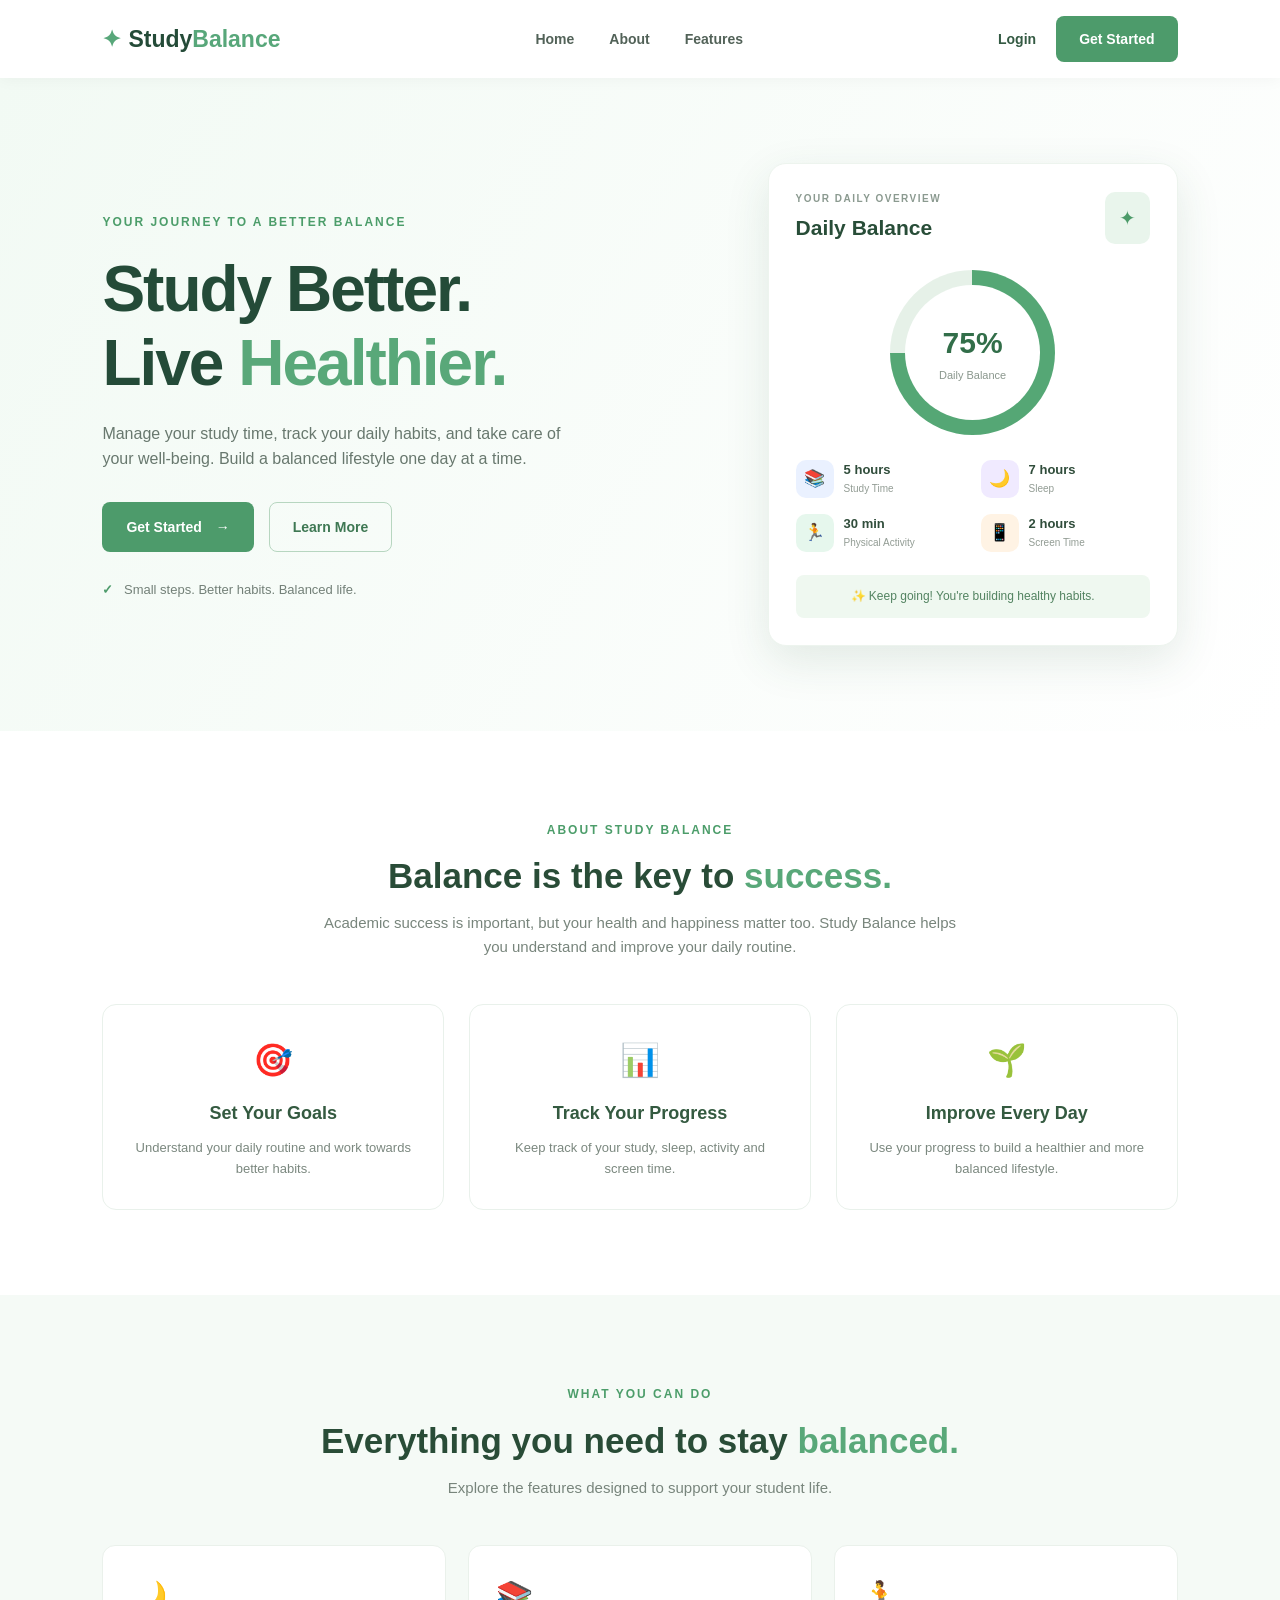
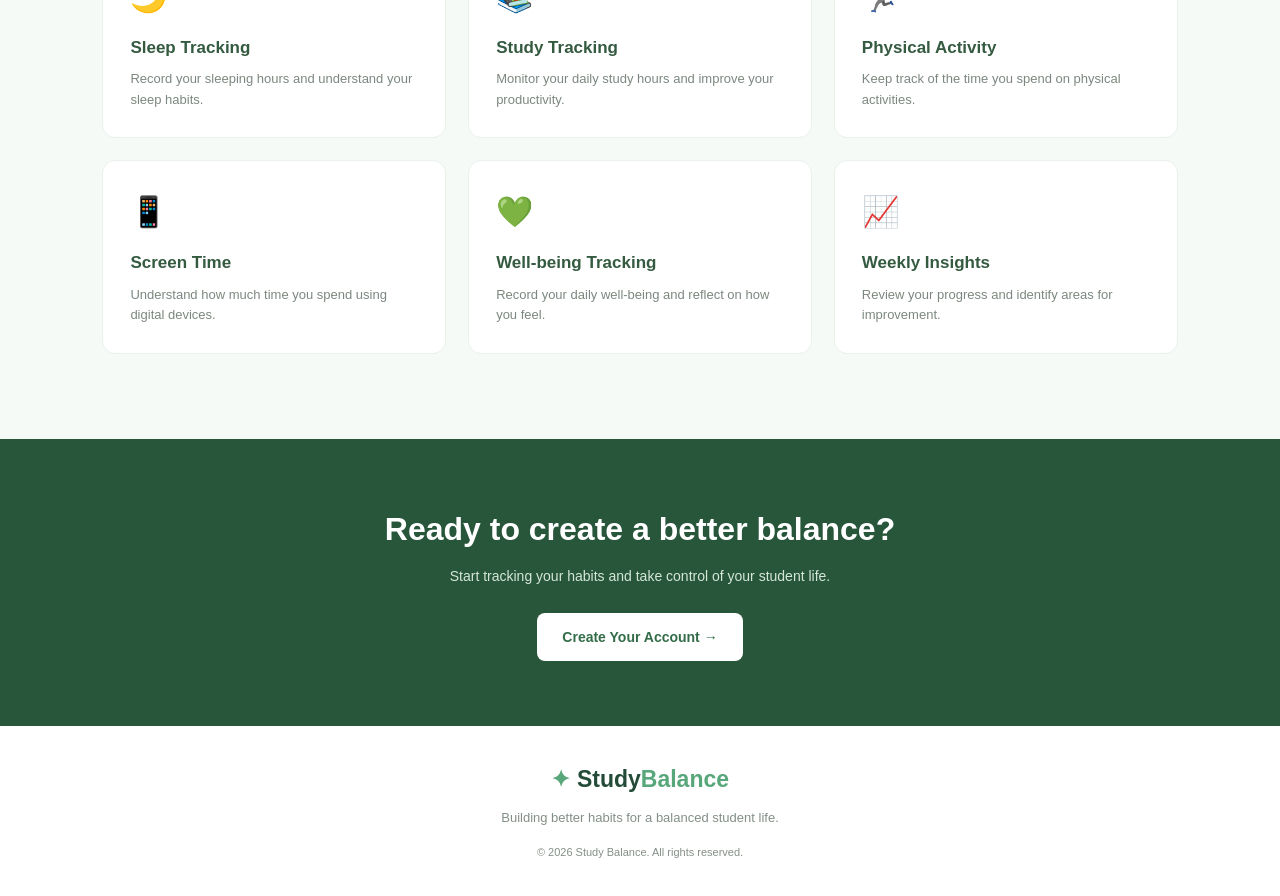
<file: Frontend/index.html>
<!DOCTYPE html>
<html lang="en">
<head>
    <meta charset="UTF-8">
    <meta name="viewport" content="width=device-width, initial-scale=1.0">
    <title>Study Balance | Find Your Balance</title>

    <link rel="stylesheet" href="css/style.css">
</head>
<body>

    <!-- Navigation Bar -->
    <header class="navbar">
        <a href="index.html" class="logo">
            <span class="logo-icon">✦</span>
            Study<span>Balance</span>
        </a>

        <nav class="nav-links">
            <a href="#home">Home</a>
            <a href="#about">About</a>
            <a href="#features">Features</a>
        </nav>

        <div class="nav-buttons">
            <a href="login.html" class="login-btn">Login</a>
            <a href="register.html" class="signup-btn">Get Started</a>
        </div>

        <button class="menu-toggle" id="menuToggle" aria-label="Toggle navigation">
            ☰
        </button>
    </header>

    <!-- Hero Section -->
    <main>
        <section class="hero" id="home">
            <div class="hero-content">
                <span class="tagline">YOUR JOURNEY TO A BETTER BALANCE</span>

                <h1>
                    Study Better.<br>
                    Live <span>Healthier.</span>
                </h1>

                <p>
                    Manage your study time, track your daily habits,
                    and take care of your well-being.
                    Build a balanced lifestyle one day at a time.
                </p>

                <div class="hero-buttons">
                    <a href="register.html" class="primary-btn">
                        Get Started <span>→</span>
                    </a>
                    <a href="#about" class="secondary-btn">
                        Learn More
                    </a>
                </div>

                <div class="hero-note">
                    <span class="check-icon">✓</span>
                    Small steps. Better habits. Balanced life.
                </div>
            </div>

            <!-- Dashboard Preview -->
            <div class="hero-visual">
                <div class="dashboard-preview">
                    <div class="preview-header">
                        <div>
                            <p class="preview-small">YOUR DAILY OVERVIEW</p>
                            <h3>Daily Balance</h3>
                        </div>
                        <span class="preview-icon">✦</span>
                    </div>

                    <div class="balance-circle">
                        <div class="circle-content">
                            <strong>75%</strong>
                            <span>Daily Balance</span>
                        </div>
                    </div>

                    <div class="preview-stats">
                        <div class="stat-item">
                            <span class="stat-icon study">📚</span>
                            <div>
                                <strong>5 hours</strong>
                                <small>Study Time</small>
                            </div>
                        </div>

                        <div class="stat-item">
                            <span class="stat-icon sleep">🌙</span>
                            <div>
                                <strong>7 hours</strong>
                                <small>Sleep</small>
                            </div>
                        </div>

                        <div class="stat-item">
                            <span class="stat-icon activity">🏃</span>
                            <div>
                                <strong>30 min</strong>
                                <small>Physical Activity</small>
                            </div>
                        </div>

                        <div class="stat-item">
                            <span class="stat-icon screen">📱</span>
                            <div>
                                <strong>2 hours</strong>
                                <small>Screen Time</small>
                            </div>
                        </div>
                    </div>

                    <p class="preview-message">
                        ✨ Keep going! You're building healthy habits.
                    </p>
                </div>
            </div>
        </section>

        <!-- About Section -->
        <section class="about section" id="about">
            <div class="section-heading">
                <span class="section-label">ABOUT STUDY BALANCE</span>
                <h2>Balance is the key to <span>success.</span></h2>
                <p>
                    Academic success is important, but your health and
                    happiness matter too. Study Balance helps you
                    understand and improve your daily routine.
                </p>
            </div>

            <div class="about-cards">
                <div class="about-card">
                    <span class="about-icon">🎯</span>
                    <h3>Set Your Goals</h3>
                    <p>Understand your daily routine and work towards better habits.</p>
                </div>

                <div class="about-card">
                    <span class="about-icon">📊</span>
                    <h3>Track Your Progress</h3>
                    <p>Keep track of your study, sleep, activity and screen time.</p>
                </div>

                <div class="about-card">
                    <span class="about-icon">🌱</span>
                    <h3>Improve Every Day</h3>
                    <p>Use your progress to build a healthier and more balanced lifestyle.</p>
                </div>
            </div>
        </section>

        <!-- Features Section -->
        <section class="features section" id="features">
            <div class="section-heading">
                <span class="section-label">WHAT YOU CAN DO</span>
                <h2>Everything you need to stay <span>balanced.</span></h2>
                <p>Explore the features designed to support your student life.</p>
            </div>

            <div class="feature-grid">
                <div class="feature-card">
                    <span class="feature-icon">🌙</span>
                    <h3>Sleep Tracking</h3>
                    <p>Record your sleeping hours and understand your sleep habits.</p>
                </div>

                <div class="feature-card">
                    <span class="feature-icon">📚</span>
                    <h3>Study Tracking</h3>
                    <p>Monitor your daily study hours and improve your productivity.</p>
                </div>

                <div class="feature-card">
                    <span class="feature-icon">🏃</span>
                    <h3>Physical Activity</h3>
                    <p>Keep track of the time you spend on physical activities.</p>
                </div>

                <div class="feature-card">
                    <span class="feature-icon">📱</span>
                    <h3>Screen Time</h3>
                    <p>Understand how much time you spend using digital devices.</p>
                </div>

                <div class="feature-card">
                    <span class="feature-icon">💚</span>
                    <h3>Well-being Tracking</h3>
                    <p>Record your daily well-being and reflect on how you feel.</p>
                </div>

                <div class="feature-card">
                    <span class="feature-icon">📈</span>
                    <h3>Weekly Insights</h3>
                    <p>Review your progress and identify areas for improvement.</p>
                </div>
            </div>
        </section>

        <!-- Call to Action -->
        <section class="cta-section">
            <h2>Ready to create a better balance?</h2>
            <p>Start tracking your habits and take control of your student life.</p>
            <a href="register.html" class="cta-btn">Create Your Account →</a>
        </section>
    </main>

    <!-- Footer -->
    <footer class="footer">
        <a href="index.html" class="logo footer-logo">
            <span class="logo-icon">✦</span>
            Study<span>Balance</span>
        </a>

        <p>Building better habits for a balanced student life.</p>
        <p class="copyright">© 2026 Study Balance. All rights reserved.</p>
    </footer>

    <script src="js/main.js"></script>
</body>
</html>
</file>
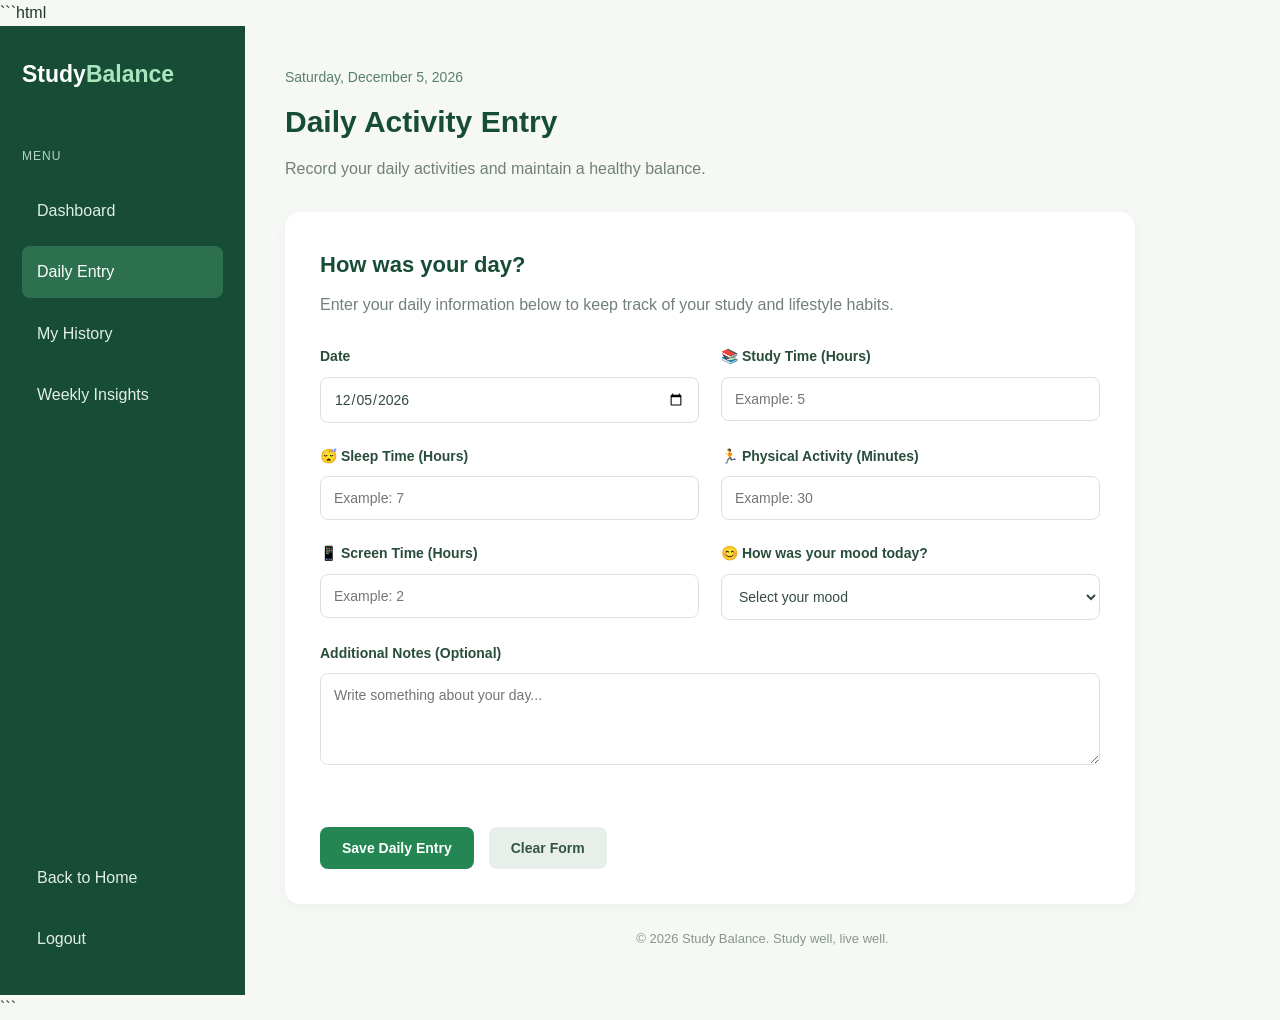
<file: Frontend/daily-entry.html>
```html
<!DOCTYPE html>
<html lang="en">
<head>
    <meta charset="UTF-8">
    <meta name="viewport" content="width=device-width, initial-scale=1.0">
    <title>Daily Entry | Study Balance</title>
    <link rel="stylesheet" href="css/style.css">
</head>

<body class="daily-entry-page">

    <div class="dashboard-layout">

        <!-- Sidebar -->
        <aside class="dashboard-sidebar">
            <a href="index.html" class="dashboard-logo">
                Study<span>Balance</span>
            </a>

            <p class="sidebar-heading">MENU</p>

            <nav class="dashboard-nav">
                <a href="dashboard.html">Dashboard</a>
                <a href="daily-entry.html" class="active">Daily Entry</a>
                <a href="history.html">My History</a>
                <a href="weekly-insights.html">Weekly Insights</a>
            </nav>

            <div class="sidebar-bottom">
                <a href="index.html">Back to Home</a>
                <a href="login.html">Logout</a>
            </div>
        </aside>

        <!-- Main Content -->
        <main class="dashboard-main">

            <header class="entry-header">
                <p class="dashboard-date" id="entryDate"></p>
                <h1>Daily Activity Entry</h1>
                <p>Record your daily activities and maintain a healthy balance.</p>
            </header>

            <section class="entry-container">

                <div class="entry-intro">
                    <h2 id="entryFormTitle">How was your day?</h2>
                    <p>
                        Enter your daily information below to keep track
                        of your study and lifestyle habits.
                    </p>
                </div>

                <form id="dailyEntryForm" novalidate>

                    <div class="entry-field">
                        <label for="recordDate">Date</label>
                        <input type="date" id="recordDate" required>
                    </div>

                    <div class="entry-field">
                        <label for="studyHours">📚 Study Time (Hours)</label>
                        <input type="number" id="studyHours"
                            min="0" max="24" step="0.5"
                            placeholder="Example: 5" required>
                    </div>

                    <div class="entry-field">
                        <label for="sleepHours">😴 Sleep Time (Hours)</label>
                        <input type="number" id="sleepHours"
                            min="0" max="24" step="0.5"
                            placeholder="Example: 7" required>
                    </div>

                    <div class="entry-field">
                        <label for="activityMinutes">🏃 Physical Activity (Minutes)</label>
                        <input type="number" id="activityMinutes"
                            min="0" max="1440"
                            placeholder="Example: 30" required>
                    </div>

                    <div class="entry-field">
                        <label for="screenHours">📱 Screen Time (Hours)</label>
                        <input type="number" id="screenHours"
                            min="0" max="24" step="0.5"
                            placeholder="Example: 2" required>
                    </div>

                    <div class="entry-field">
                        <label for="mood">😊 How was your mood today?</label>
                        <select id="mood" required>
                            <option value="">Select your mood</option>
                            <option value="Very Happy">Very Happy</option>
                            <option value="Happy">Happy</option>
                            <option value="Normal">Normal</option>
                            <option value="Stressed">Stressed</option>
                            <option value="Sad">Sad</option>
                        </select>
                    </div>

                    <div class="entry-field">
                        <label for="notes">Additional Notes (Optional)</label>
                        <textarea id="notes"
                            rows="4"
                            placeholder="Write something about your day..."></textarea>
                    </div>

                    <div id="entryMessage" class="entry-message"
                         role="status" aria-live="polite"></div>

                    <div class="entry-buttons">
                        <button type="submit" class="entry-save-button"
                                id="saveEntryButton">
                            Save Daily Entry
                        </button>

                        <button type="reset" class="entry-reset-button">
                            Clear Form
                        </button>
                    </div>

                </form>

            </section>

            <footer class="dashboard-footer">
                <p>© 2026 Study Balance. Study well, live well.</p>
            </footer>

        </main>
    </div>

    <script src="js/daily-entry.js"></script>
</body>
</html>
```
</file>
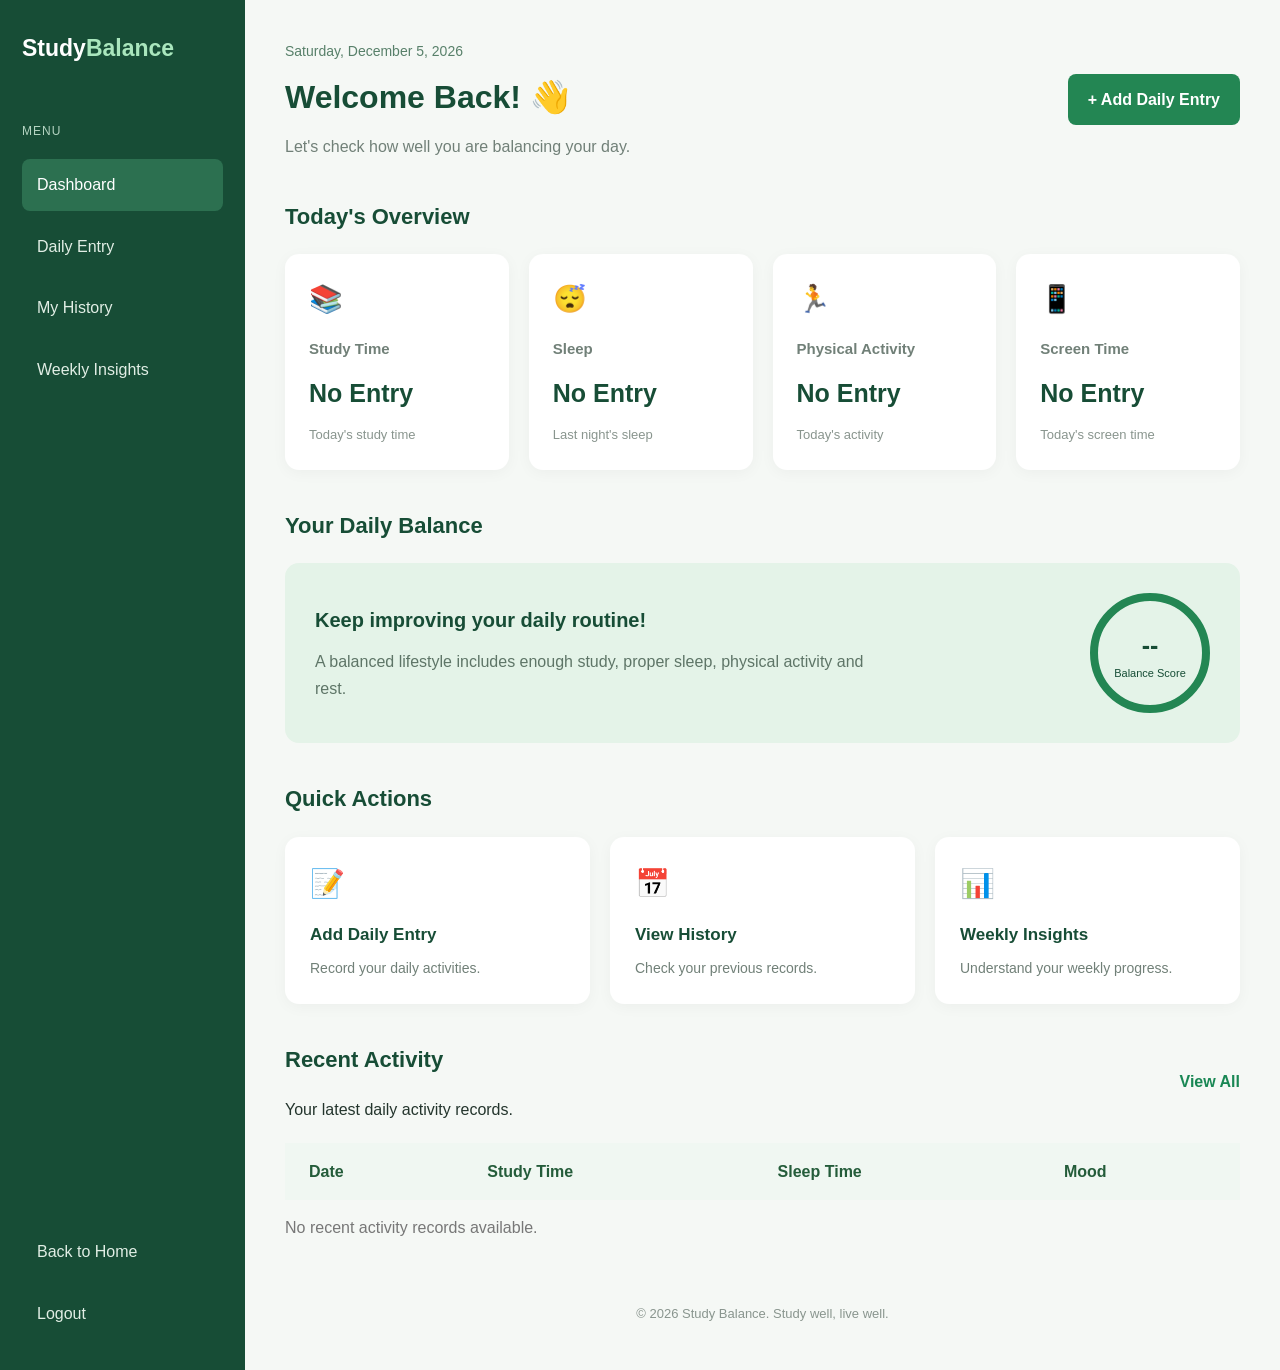
<file: Frontend/dashboard.html>
<!DOCTYPE html>
<html lang="en">
<head>
    <meta charset="UTF-8">
    <meta name="viewport" content="width=device-width, initial-scale=1.0">
    <title>Dashboard | Study Balance</title>
    <link rel="stylesheet" href="css/style.css">
</head>
<body class="dashboard-page">

    <div class="dashboard-layout">

        <!-- Sidebar -->
        <aside class="dashboard-sidebar">
            <a href="index.html" class="dashboard-logo">
                Study<span>Balance</span>
            </a>

            <p class="sidebar-heading">MENU</p>

            <nav class="dashboard-nav">
                <a href="dashboard.html" class="active">Dashboard</a>
                <a href="daily-entry.html">Daily Entry</a>
                <a href="history.html">My History</a>
                <a href="weekly-insights.html">Weekly Insights</a>
            </nav>

            <div class="sidebar-bottom">
                <a href="index.html">Back to Home</a>
                <a href="login.html">Logout</a>
            </div>
        </aside>

        <!-- Main Content -->
        <main class="dashboard-main">

            <!-- Dashboard Header -->
            <header class="dashboard-header">
                <div>
                    <p class="dashboard-date" id="currentDate"></p>
                    <h1>Welcome Back! 👋</h1>
                    <p class="dashboard-subtitle">
                        Let's check how well you are balancing your day.
                    </p>
                </div>

                <a href="daily-entry.html" class="dashboard-add-button">
                    + Add Daily Entry
                </a>
            </header>

            <!-- Summary Cards -->
            <section class="dashboard-section">
                <h2>Today's Overview</h2>

                <div class="dashboard-cards">

                    <div class="dashboard-card">
                        <div class="dashboard-card-icon">📚</div>
                        <h3>Study Time</h3>
                        <p class="dashboard-value" id="dashboardStudy">0 Hours</p>
                        <span>Today's study time</span>
                    </div>

                    <div class="dashboard-card">
                        <div class="dashboard-card-icon">😴</div>
                        <h3>Sleep</h3>
                        <p class="dashboard-value" id="dashboardSleep">0 Hours</p>
                        <span>Last night's sleep</span>
                    </div>

                    <div class="dashboard-card">
                        <div class="dashboard-card-icon">🏃</div>
                        <h3>Physical Activity</h3>
                        <p class="dashboard-value" id="dashboardActivity">0 Min</p>
                        <span>Today's activity</span>
                    </div>

                    <div class="dashboard-card">
                        <div class="dashboard-card-icon">📱</div>
                        <h3>Screen Time</h3>
                        <p class="dashboard-value" id="dashboardScreen">0 Hours</p>
                        <span>Today's screen time</span>
                    </div>

                </div>
            </section>

            <!-- Balance Overview -->
            <section class="dashboard-section">
                <h2>Your Daily Balance</h2>

                <div class="balance-panel">
                    <div>
                        <h3>Keep improving your daily routine!</h3>
                        <p>
                            A balanced lifestyle includes enough study,
                            proper sleep, physical activity and rest.
                        </p>
                    </div>

                    <div class="balance-score">
                        <span id="dashboardScore">--</span>
                        <small>Balance Score</small>
                    </div>
                </div>
            </section>

            <!-- Quick Actions -->
            <section class="dashboard-section">
                <h2>Quick Actions</h2>

                <div class="quick-action-grid">

                    <a href="daily-entry.html" class="quick-action-card">
                        <span>📝</span>
                        <h3>Add Daily Entry</h3>
                        <p>Record your daily activities.</p>
                    </a>

                    <a href="history.html" class="quick-action-card">
                        <span>📅</span>
                        <h3>View History</h3>
                        <p>Check your previous records.</p>
                    </a>

                    <a href="weekly-insights.html" class="quick-action-card">
                        <span>📊</span>
                        <h3>Weekly Insights</h3>
                        <p>Understand your weekly progress.</p>
                    </a>

                </div>
            </section>

            <!-- Recent Activity -->
            <section class="dashboard-section recent-activity-section">

                <div class="recent-activity-heading">
                    <div>
                        <h2>Recent Activity</h2>
                        <p>Your latest daily activity records.</p>
                    </div>

                    <a href="history.html">View All</a>
                </div>

                <div class="recent-activity-table-wrapper">
                    <table class="recent-activity-table">

                        <thead>
                            <tr>
                                <th>Date</th>
                                <th>Study Time</th>
                                <th>Sleep Time</th>
                                <th>Mood</th>
                            </tr>
                        </thead>

                        <tbody id="recentActivityBody">
                            <!-- Recent records will appear here -->
                        </tbody>

                    </table>
                </div>

                <p id="noRecentActivity" hidden>
                    No recent activity records available.
                </p>

            </section>

            <!-- Footer -->
            <footer class="dashboard-footer">
                <p>© 2026 Study Balance. Study well, live well.</p>
            </footer>

        </main>
    </div>

    <script src="js/dashboard.js"></script>
</body>
</html>
</file>
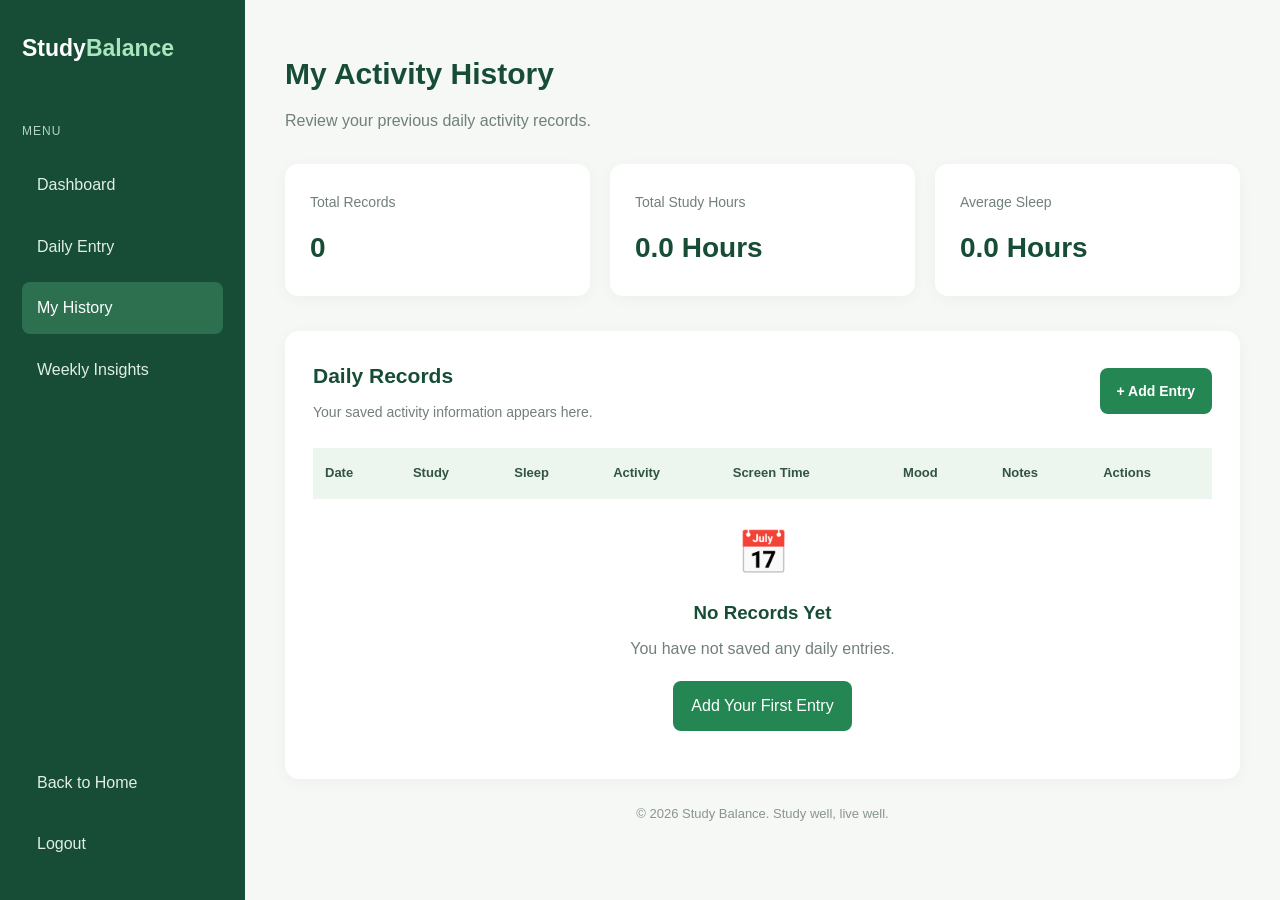
<file: Frontend/history.html>
<!DOCTYPE html>
<html lang="en">
<head>
    <meta charset="UTF-8">
    <meta name="viewport" content="width=device-width, initial-scale=1.0">
    <title>My History | Study Balance</title>
    <link rel="stylesheet" href="css/style.css">
</head>
<body class="history-page">

    <div class="dashboard-layout">

        <!-- Sidebar -->
        <aside class="dashboard-sidebar">
            <a href="index.html" class="dashboard-logo">
                Study<span>Balance</span>
            </a>

            <p class="sidebar-heading">MENU</p>

            <nav class="dashboard-nav">
                <a href="dashboard.html">Dashboard</a>
                <a href="daily-entry.html">Daily Entry</a>
                <a href="history.html" class="active">My History</a>
                <a href="weekly-insights.html">Weekly Insights</a>
            </nav>

            <div class="sidebar-bottom">
                <a href="index.html">Back to Home</a>
                <a href="login.html">Logout</a>
            </div>
        </aside>

        <!-- Main Content -->
        <main class="dashboard-main">

            <header class="history-header">
                <p class="dashboard-date" id="historyDate"></p>
                <h1>My Activity History</h1>
                <p>Review your previous daily activity records.</p>
            </header>

            <!-- Summary -->
            <section class="history-summary">
                <div class="history-summary-card">
                    <span>Total Records</span>
                    <h2 id="totalRecords">0</h2>
                </div>

                <div class="history-summary-card">
                    <span>Total Study Hours</span>
                    <h2 id="totalStudyHours">0</h2>
                </div>

                <div class="history-summary-card">
                    <span>Average Sleep</span>
                    <h2 id="averageSleep">0</h2>
                </div>
            </section>

            <!-- Records -->
            <section class="history-records-section">

                <div class="history-records-heading">
                    <div>
                        <h2>Daily Records</h2>
                        <p>Your saved activity information appears here.</p>
                    </div>

                    <a href="daily-entry.html" class="history-add-button">
                        + Add Entry
                    </a>
                </div>

                <div class="history-table-wrapper">
                    <table class="history-table">
                        <thead>
                            <tr>
                                <th>Date</th>
                                <th>Study</th>
                                <th>Sleep</th>
                                <th>Activity</th>
                                <th>Screen Time</th>
                                <th>Mood</th>
                                <th>Notes</th>
                                <th>Actions</th>
                            </tr>
                        </thead>

                        <tbody id="historyTableBody">
                            <!-- Records are added using JavaScript -->
                        </tbody>
                    </table>
                </div>

                <div id="emptyHistory" class="empty-history" hidden>
                    <div>📅</div>
                    <h3>No Records Yet</h3>
                    <p>You have not saved any daily entries.</p>
                    <a href="daily-entry.html">Add Your First Entry</a>
                </div>

            </section>

            <footer class="dashboard-footer">
                <p>© 2026 Study Balance. Study well, live well.</p>
            </footer>

        </main>
    </div>

    <script src="js/history.js"></script>
</body>
</html>
</file>
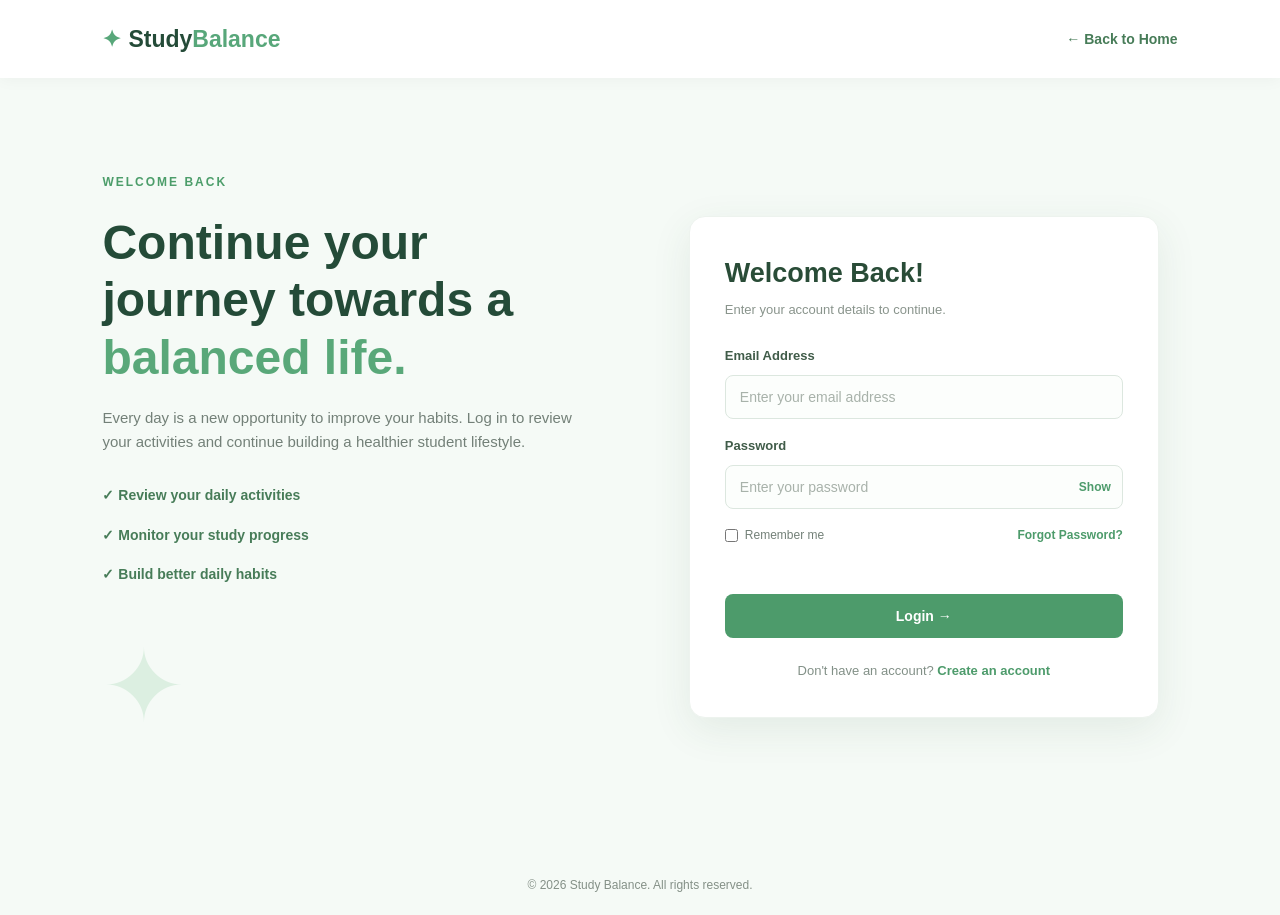
<file: Frontend/login.html>
<!DOCTYPE html>
<html lang="en">
<head>
    <meta charset="UTF-8">
    <meta name="viewport" content="width=device-width, initial-scale=1.0">

    <title>Login | Study Balance</title>

    <link rel="stylesheet" href="css/style.css">
</head>
<body class="auth-page">

    <!-- Navigation -->
    <header class="navbar">
        <a href="index.html" class="logo">
            <span class="logo-icon">✦</span>
            Study<span>Balance</span>
        </a>

        <a href="index.html" class="back-home">← Back to Home</a>
    </header>

    <main class="auth-container">

        <!-- Left Information Panel -->
        <section class="auth-intro">
            <span class="section-label">WELCOME BACK</span>

            <h1>Continue your journey towards a <span>balanced life.</span></h1>

            <p>
                Every day is a new opportunity to improve your habits.
                Log in to review your activities and continue building
                a healthier student lifestyle.
            </p>

            <div class="auth-benefits">
                <div>✓ Review your daily activities</div>
                <div>✓ Monitor your study progress</div>
                <div>✓ Build better daily habits</div>
            </div>

            <div class="auth-decoration">✦</div>
        </section>

        <!-- Login Form -->
        <section class="auth-form-section">

            <div class="auth-form-card">

                <div class="auth-heading">
                    <h2>Welcome Back!</h2>
                    <p>Enter your account details to continue.</p>
                </div>

                <form id="loginForm">

                    <div class="form-group">
                        <label for="email">Email Address</label>

                        <input
                            type="email"
                            id="email"
                            name="email"
                            placeholder="Enter your email address"
                            required
                        >
                    </div>

                    <div class="form-group">
                        <label for="password">Password</label>

                        <div class="password-wrapper">
                            <input
                                type="password"
                                id="password"
                                name="password"
                                placeholder="Enter your password"
                                required
                            >

                            <button
                                type="button"
                                id="togglePassword"
                                class="password-toggle"
                            >
                                Show
                            </button>
                        </div>
                    </div>

                    <div class="login-options">
                        <label class="remember-option">
                            <input type="checkbox" id="rememberMe">
                            <span>Remember me</span>
                        </label>

                        <a href="#" id="forgotPassword">
                            Forgot Password?
                        </a>
                    </div>

                    <div
                        class="form-message"
                        id="loginMessage"
                        role="status"
                        aria-live="polite"
                    ></div>

                    <button type="submit" class="auth-submit-btn">
                        Login →
                    </button>

                </form>

                <p class="auth-switch">
                    Don't have an account?
                    <a href="register.html">Create an account</a>
                </p>

            </div>

        </section>

    </main>

    <footer class="auth-footer">
        © 2026 Study Balance. All rights reserved.
    </footer>

    <script src="js/login.js"></script>

</body>
</html>
</file>
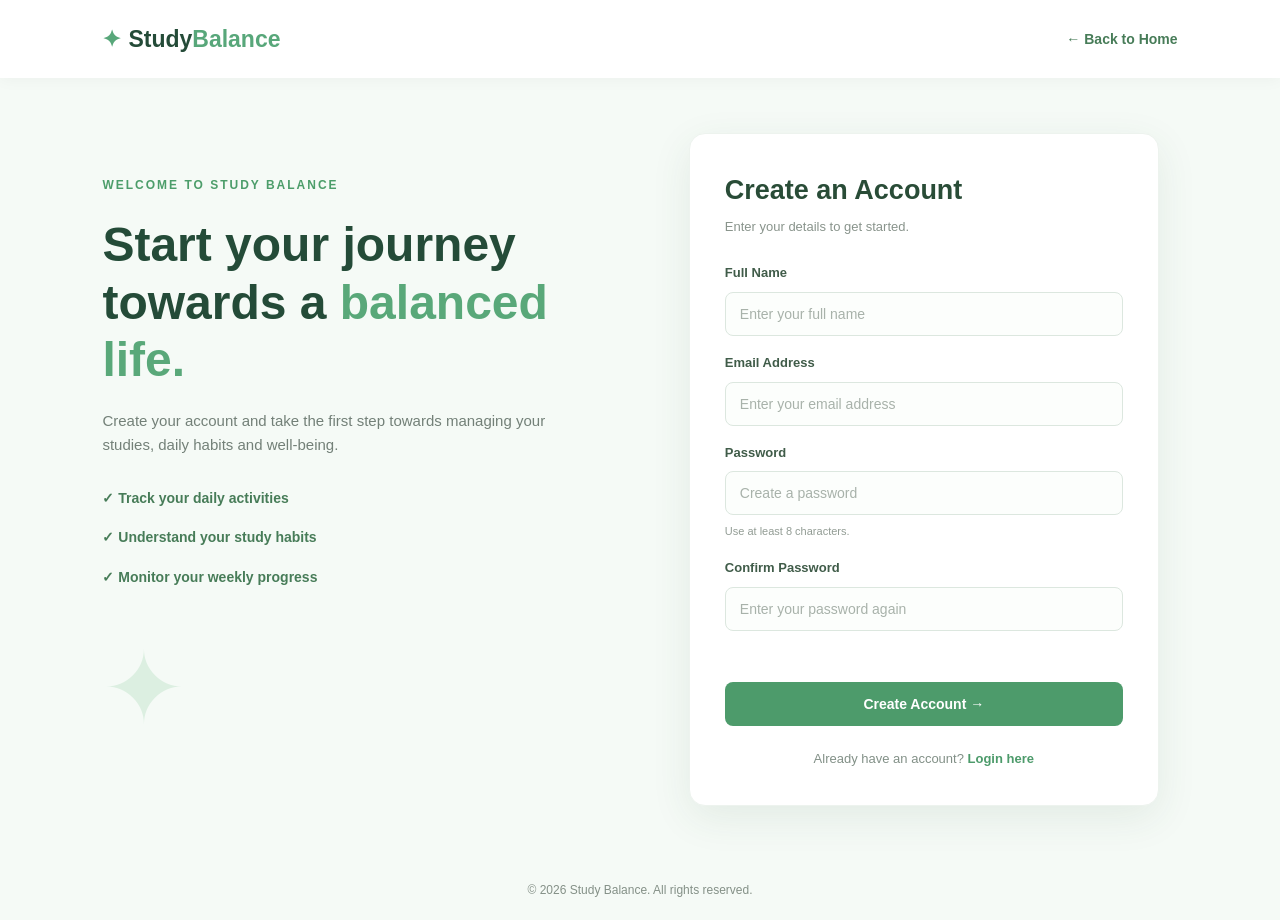
<file: Frontend/register.html>
<!DOCTYPE html>
<html lang="en">
<head>
    <meta charset="UTF-8">
    <meta name="viewport" content="width=device-width, initial-scale=1.0">

    <title>Create Account | Study Balance</title>

    <link rel="stylesheet" href="css/style.css">
</head>
<body class="auth-page">

    <header class="navbar">
        <a href="index.html" class="logo">
            <span class="logo-icon">✦</span>
            Study<span>Balance</span>
        </a>

        <a href="index.html" class="back-home">← Back to Home</a>
    </header>

    <main class="auth-container">

        <!-- Left Information Panel -->
        <section class="auth-intro">
            <span class="section-label">WELCOME TO STUDY BALANCE</span>

            <h1>Start your journey towards a <span>balanced life.</span></h1>

            <p>
                Create your account and take the first step towards
                managing your studies, daily habits and well-being.
            </p>

            <div class="auth-benefits">
                <div>✓ Track your daily activities</div>
                <div>✓ Understand your study habits</div>
                <div>✓ Monitor your weekly progress</div>
            </div>

            <div class="auth-decoration">✦</div>
        </section>

        <!-- Registration Form -->
        <section class="auth-form-section">

            <div class="auth-form-card">

                <div class="auth-heading">
                    <h2>Create an Account</h2>
                    <p>Enter your details to get started.</p>
                </div>

                <form id="registerForm">

                    <div class="form-group">
                        <label for="fullName">Full Name</label>
                        <input
                            type="text"
                            id="fullName"
                            name="fullName"
                            placeholder="Enter your full name"
                            required
                        >
                    </div>

                    <div class="form-group">
                        <label for="email">Email Address</label>
                        <input
                            type="email"
                            id="email"
                            name="email"
                            placeholder="Enter your email address"
                            required
                        >
                    </div>

                    <div class="form-group">
                        <label for="password">Password</label>
                        <input
                            type="password"
                            id="password"
                            name="password"
                            placeholder="Create a password"
                            minlength="8"
                            required
                        >
                        <small>Use at least 8 characters.</small>
                    </div>

                    <div class="form-group">
                        <label for="confirmPassword">Confirm Password</label>
                        <input
                            type="password"
                            id="confirmPassword"
                            name="confirmPassword"
                            placeholder="Enter your password again"
                            minlength="8"
                            required
                        >
                    </div>

                    <div class="form-message" id="registerMessage"
                         role="status" aria-live="polite"></div>

                    <button type="submit" class="auth-submit-btn">
                        Create Account →
                    </button>

                </form>

                <p class="auth-switch">
                    Already have an account?
                    <a href="login.html">Login here</a>
                </p>

            </div>

        </section>

    </main>

    <footer class="auth-footer">
        © 2026 Study Balance. All rights reserved.
    </footer>

    <script src="js/register.js"></script>

</body>
</html>
</file>
<file: Frontend/css/style.css>
/* General Settings */
* {
    margin: 0;
    padding: 0;
    box-sizing: border-box;
}

html {
    scroll-behavior: smooth;
}

body {
    font-family: Arial, Helvetica, sans-serif;
    background-color: #ffffff;
    color: #24352d;
    line-height: 1.6;
}

a {
    text-decoration: none;
    color: inherit;
}

button {
    font-family: inherit;
}

/* Navigation Bar */
.navbar {
    width: 100%;
    min-height: 78px;
    padding: 15px 8%;
    display: flex;
    justify-content: space-between;
    align-items: center;
    background: #ffffff;
    position: sticky;
    top: 0;
    z-index: 100;
    box-shadow: 0 2px 15px rgba(0, 0, 0, 0.04);
}

.logo {
    font-size: 23px;
    font-weight: 800;
    color: #244b38;
    display: flex;
    align-items: center;
}

.logo span:last-child {
    color: #58a77a;
}

.logo-icon {
    color: #58a77a;
    margin-right: 7px;
}

.nav-links {
    display: flex;
    gap: 35px;
}

.nav-links a {
    font-size: 14px;
    color: #526258;
    font-weight: 600;
    transition: color 0.3s;
}

.nav-links a:hover {
    color: #4b9d6c;
}

.nav-buttons {
    display: flex;
    align-items: center;
    gap: 20px;
}

.login-btn {
    color: #345a43;
    font-weight: 600;
    font-size: 14px;
}

.signup-btn,
.primary-btn {
    background: #4d9b6b;
    color: white;
    padding: 12px 23px;
    border-radius: 8px;
    font-size: 14px;
    font-weight: 700;
    transition: background 0.3s;
}

.signup-btn:hover,
.primary-btn:hover {
    background: #347b50;
}

.menu-toggle {
    display: none;
    border: none;
    background: none;
    font-size: 26px;
    color: #244b38;
    cursor: pointer;
}

/* Hero Section */
.hero {
    min-height: 610px;
    padding: 85px 8%;
    display: flex;
    align-items: center;
    justify-content: space-between;
    gap: 60px;
    background: linear-gradient(120deg, #f2faf4, #ffffff);
}

.hero-content {
    max-width: 560px;
}

.tagline,
.section-label {
    color: #4c9d6a;
    font-size: 12px;
    font-weight: 800;
    letter-spacing: 2px;
}

.hero h1 {
    font-size: clamp(42px, 5vw, 64px);
    line-height: 1.15;
    color: #244b38;
    margin: 20px 0;
    letter-spacing: -2px;
}

.hero h1 span,
.section-heading h2 span {
    color: #59a879;
}

.hero-content > p {
    max-width: 480px;
    color: #68786e;
    font-size: 16px;
    margin-bottom: 30px;
}

.hero-buttons {
    display: flex;
    align-items: center;
    gap: 15px;
    flex-wrap: wrap;
}

.primary-btn {
    padding: 14px 24px;
}

.primary-btn span {
    margin-left: 10px;
}

.secondary-btn {
    padding: 13px 23px;
    border: 1px solid #b7d6c0;
    border-radius: 8px;
    color: #3e7853;
    font-weight: 700;
    font-size: 14px;
    transition: 0.3s;
}

.secondary-btn:hover {
    background: #e7f5ea;
}

.hero-note {
    margin-top: 28px;
    color: #738078;
    font-size: 13px;
}

.check-icon {
    color: #4d9b6b;
    font-weight: bold;
    margin-right: 7px;
}

/* Dashboard Preview */
.hero-visual {
    width: 100%;
    max-width: 410px;
}

.dashboard-preview {
    background: #ffffff;
    padding: 27px;
    border-radius: 18px;
    box-shadow: 0 15px 45px rgba(42, 90, 58, 0.12);
    border: 1px solid #edf4ee;
}

.preview-header {
    display: flex;
    justify-content: space-between;
    align-items: center;
}

.preview-small {
    font-size: 10px;
    letter-spacing: 1.5px;
    color: #8b9a90;
    font-weight: bold;
}

.preview-header h3 {
    color: #284d38;
    font-size: 21px;
    margin-top: 4px;
}

.preview-icon {
    background: #e9f5ec;
    color: #4c9b69;
    border-radius: 10px;
    padding: 10px 14px;
    font-size: 20px;
}

.balance-circle {
    width: 165px;
    height: 165px;
    border-radius: 50%;
    margin: 25px auto;
    display: flex;
    justify-content: center;
    align-items: center;
    background: conic-gradient(#55a775 0% 75%, #e6f1e8 75% 100%);
    position: relative;
}

.balance-circle::before {
    content: "";
    position: absolute;
    width: 135px;
    height: 135px;
    background: white;
    border-radius: 50%;
}

.circle-content {
    position: relative;
    text-align: center;
    display: flex;
    flex-direction: column;
}

.circle-content strong {
    font-size: 30px;
    color: #326e49;
}

.circle-content span {
    color: #8a978d;
    font-size: 11px;
}

.preview-stats {
    display: grid;
    grid-template-columns: 1fr 1fr;
    gap: 16px;
}

.stat-item {
    display: flex;
    align-items: center;
    gap: 10px;
}

.stat-icon {
    width: 38px;
    height: 38px;
    display: flex;
    align-items: center;
    justify-content: center;
    border-radius: 10px;
    font-size: 17px;
}

.study { background: #eaf1ff; }
.sleep { background: #f0eaff; }
.activity { background: #e6f7ed; }
.screen { background: #fff3e4; }

.stat-item div {
    display: flex;
    flex-direction: column;
}

.stat-item strong {
    font-size: 13px;
    color: #304d3b;
}

.stat-item small {
    color: #929c94;
    font-size: 10px;
}

.preview-message {
    background: #eff8f0;
    color: #538361;
    border-radius: 8px;
    padding: 12px;
    margin-top: 23px;
    text-align: center;
    font-size: 12px;
}

/* Common Sections */
.section {
    padding: 85px 8%;
}

.section-heading {
    max-width: 650px;
    margin: 0 auto 45px;
    text-align: center;
}

.section-heading h2 {
    font-size: 35px;
    color: #294c37;
    line-height: 1.3;
    margin: 12px 0;
}

.section-heading p {
    color: #78857c;
    font-size: 15px;
}

/* About Section */
.about {
    background: #ffffff;
}

.about-cards {
    display: grid;
    grid-template-columns: repeat(3, 1fr);
    gap: 25px;
}

.about-card {
    text-align: center;
    padding: 30px 25px;
    border: 1px solid #e9f1eb;
    border-radius: 14px;
    transition: 0.3s;
}

.about-card:hover,
.feature-card:hover {
    transform: translateY(-5px);
    box-shadow: 0 12px 25px rgba(41, 88, 56, 0.09);
}

.about-icon {
    font-size: 32px;
    display: inline-block;
    margin-bottom: 13px;
}

.about-card h3 {
    font-size: 18px;
    color: #345a40;
    margin-bottom: 10px;
}

.about-card p {
    color: #7b887f;
    font-size: 13px;
}

/* Features Section */
.features {
    background: #f5faf6;
}

.feature-grid {
    display: grid;
    grid-template-columns: repeat(3, 1fr);
    gap: 22px;
}

.feature-card {
    background: white;
    border: 1px solid #eaf1eb;
    border-radius: 13px;
    padding: 27px;
    transition: 0.3s;
}

.feature-icon {
    font-size: 30px;
    display: inline-block;
    margin-bottom: 13px;
}

.feature-card h3 {
    color: #345a40;
    font-size: 17px;
    margin-bottom: 8px;
}

.feature-card p {
    color: #7c887f;
    font-size: 13px;
}

/* Call to Action */
.cta-section {
    background: #28563b;
    color: white;
    text-align: center;
    padding: 65px 8%;
}

.cta-section h2 {
    font-size: 32px;
    margin-bottom: 10px;
}

.cta-section p {
    color: #d5e7d9;
    margin-bottom: 25px;
    font-size: 14px;
}

.cta-btn {
    display: inline-block;
    padding: 13px 25px;
    border-radius: 8px;
    background: white;
    color: #326c48;
    font-weight: bold;
    font-size: 14px;
    transition: 0.3s;
}

.cta-btn:hover {
    background: #e5f2e8;
}

/* Footer */
.footer {
    text-align: center;
    padding: 35px 8%;
    background: #ffffff;
}

.footer-logo {
    justify-content: center;
    margin-bottom: 10px;
}

.footer p {
    color: #849087;
    font-size: 13px;
}

.footer .copyright {
    margin-top: 15px;
    font-size: 11px;
}

/* Responsive Design */
@media (max-width: 900px) {
    .hero {
        gap: 35px;
        padding-top: 65px;
        padding-bottom: 65px;
    }

    .hero h1 {
        font-size: 48px;
    }

    .about-cards,
    .feature-grid {
        grid-template-columns: repeat(2, 1fr);
    }
}

@media (max-width: 650px) {
    .navbar {
        padding: 15px 5%;
        flex-wrap: wrap;
    }

    .nav-links,
    .nav-buttons {
        display: none;
        width: 100%;
        flex-direction: column;
        align-items: flex-start;
        gap: 15px;
        padding-top: 15px;
    }

    .nav-links.active,
    .nav-buttons.active {
        display: flex;
    }

    .menu-toggle {
        display: block;
    }

    .hero {
        flex-direction: column;
        text-align: center;
        padding: 60px 6%;
    }

    .hero-content {
        margin: auto;
    }

    .hero-content > p {
        margin-left: auto;
        margin-right: auto;
    }

    .hero-buttons {
        justify-content: center;
    }

    .hero-note {
        margin-bottom: 20px;
    }

    .hero-visual {
        max-width: 410px;
    }

    .section {
        padding: 65px 6%;
    }

    .section-heading h2 {
        font-size: 27px;
    }

    .about-cards,
    .feature-grid {
        grid-template-columns: 1fr;
    }

    .cta-section h2 {
        font-size: 25px;
    }
}

/* ==============================
   REGISTRATION PAGE
================================ */

.auth-page {
    min-height: 100vh;
    background: #f5faf6;
}

.back-home {
    color: #477c58;
    font-size: 14px;
    font-weight: 600;
}

.auth-container {
    min-height: calc(100vh - 140px);
    padding: 55px 8%;
    display: grid;
    grid-template-columns: 1fr 1fr;
    align-items: center;
    gap: 60px;
}

.auth-intro {
    position: relative;
    padding: 35px 0;
}

.auth-intro h1 {
    color: #244b38;
    font-size: clamp(35px, 4vw, 48px);
    line-height: 1.2;
    margin: 20px 0;
}

.auth-intro h1 span {
    color: #59a879;
}

.auth-intro > p {
    max-width: 470px;
    color: #738078;
    font-size: 15px;
}

.auth-benefits {
    display: flex;
    flex-direction: column;
    gap: 17px;
    margin-top: 30px;
    color: #477c58;
    font-size: 14px;
    font-weight: 600;
}

.auth-decoration {
    color: #dcefe1;
    font-size: 100px;
    margin-top: 20px;
}

.auth-form-section {
    display: flex;
    justify-content: center;
}

.auth-form-card {
    width: 100%;
    max-width: 470px;
    background: white;
    border-radius: 16px;
    padding: 35px;
    box-shadow: 0 12px 40px rgba(42, 90, 58, 0.09);
    border: 1px solid #edf3ee;
}

.auth-heading {
    margin-bottom: 25px;
}

.auth-heading h2 {
    color: #294c37;
    font-size: 27px;
    margin-bottom: 5px;
}

.auth-heading p {
    color: #89948c;
    font-size: 13px;
}

.form-group {
    display: flex;
    flex-direction: column;
    gap: 8px;
    margin-bottom: 17px;
}

.form-group label {
    color: #405c49;
    font-size: 13px;
    font-weight: 700;
}

.form-group input {
    width: 100%;
    padding: 13px 14px;
    border: 1px solid #dce7df;
    border-radius: 8px;
    outline: none;
    color: #304b39;
    font-size: 14px;
    background: #fcfefc;
    transition: border 0.3s, box-shadow 0.3s;
}

.form-group input:focus {
    border-color: #59a879;
    box-shadow: 0 0 0 3px rgba(89, 168, 121, 0.12);
}

.form-group input::placeholder {
    color: #a8b2aa;
}

.form-group small {
    color: #929c94;
    font-size: 11px;
}

.auth-submit-btn {
    width: 100%;
    padding: 14px;
    border: none;
    border-radius: 8px;
    background: #4d9b6b;
    color: white;
    font-size: 14px;
    font-weight: 700;
    cursor: pointer;
    transition: background 0.3s;
    margin-top: 8px;
}

.auth-submit-btn:hover {
    background: #347b50;
}

.form-message {
    font-size: 13px;
    margin: 8px 0;
    min-height: 18px;
}

.form-message.success {
    color: #27834c;
}

.form-message.error {
    color: #c43d3d;
}

.auth-switch {
    text-align: center;
    color: #829087;
    font-size: 13px;
    margin-top: 23px;
}

.auth-switch a {
    color: #4d9b6b;
    font-weight: 700;
}

.auth-switch a:hover {
    text-decoration: underline;
}

.auth-footer {
    text-align: center;
    padding: 20px;
    color: #849087;
    font-size: 12px;
}

/* Registration page responsive layout */
@media (max-width: 800px) {
    .auth-container {
        grid-template-columns: 1fr;
        gap: 20px;
        padding: 35px 6%;
    }

    .auth-intro {
        text-align: center;
    }

    .auth-intro > p {
        margin: auto;
    }

    .auth-benefits {
        align-items: center;
    }

    .auth-decoration {
        display: none;
    }
}

@media (max-width: 500px) {
    .auth-form-card {
        padding: 25px 20px;
    }

    .auth-intro h1 {
        font-size: 34px;
    }

    .navbar {
        padding-left: 5%;
        padding-right: 5%;
    }
}

/* ==============================
   LOGIN PAGE
================================ */

.password-wrapper {
    display: flex;
    align-items: center;
    position: relative;
}

.password-wrapper input {
    padding-right: 65px;
}

.password-toggle {
    position: absolute;
    right: 12px;
    border: none;
    background: transparent;
    color: #4d9b6b;
    font-size: 12px;
    font-weight: 700;
    cursor: pointer;
}

.login-options {
    display: flex;
    justify-content: space-between;
    align-items: center;
    gap: 10px;
    margin: 5px 0 15px;
    font-size: 12px;
}

.remember-option {
    display: flex;
    align-items: center;
    gap: 7px;
    color: #738078;
    cursor: pointer;
}

.remember-option input {
    accent-color: #4d9b6b;
    cursor: pointer;
}

.login-options a {
    color: #4d9b6b;
    font-weight: 700;
}

.login-options a:hover {
    text-decoration: underline;
}

@media (max-width: 400px) {
    .login-options {
        flex-wrap: wrap;
    }
}


/* ==============================
   DASHBOARD PAGE
============================== */

.dashboard-page {
    background: #f5f8f5;
    min-height: 100vh;
}

.dashboard-layout {
    display: flex;
    min-height: 100vh;
}

/* Sidebar */

.dashboard-sidebar {
    width: 245px;
    background: #174d36;
    color: white;
    padding: 30px 22px;
    display: flex;
    flex-direction: column;
    flex-shrink: 0;
}

.dashboard-logo {
    font-size: 23px;
    font-weight: bold;
    color: white;
    text-decoration: none;
    margin-bottom: 55px;
}

.dashboard-logo span {
    color: #a9e6bd;
}

.sidebar-heading {
    color: #b5d4c2;
    font-size: 12px;
    letter-spacing: 1px;
    margin-bottom: 18px;
}

.dashboard-nav {
    display: flex;
    flex-direction: column;
    gap: 10px;
}

.dashboard-nav a,
.sidebar-bottom a {
    text-decoration: none;
    color: #e1eee5;
    padding: 13px 15px;
    border-radius: 8px;
    transition: 0.3s;
}

.dashboard-nav a:hover,
.dashboard-nav a.active,
.sidebar-bottom a:hover {
    background: #2c7050;
    color: white;
}

.sidebar-bottom {
    margin-top: auto;
    display: flex;
    flex-direction: column;
    gap: 10px;
}

/* Main Content */

.dashboard-main {
    flex: 1;
    padding: 40px;
    min-width: 0;
}

.dashboard-header {
    display: flex;
    justify-content: space-between;
    align-items: center;
    gap: 20px;
    margin-bottom: 40px;
}

.dashboard-date {
    color: #58806a;
    font-size: 14px;
    margin-bottom: 10px;
}

.dashboard-header h1 {
    color: #174d36;
    font-size: 32px;
    margin-bottom: 10px;
}

.dashboard-subtitle {
    color: #718078;
}

.dashboard-add-button {
    background: #238653;
    color: white;
    text-decoration: none;
    padding: 13px 20px;
    border-radius: 8px;
    font-weight: 600;
    white-space: nowrap;
}

.dashboard-add-button:hover {
    background: #174d36;
}

/* Sections */

.dashboard-section {
    margin-bottom: 38px;
}

.dashboard-section h2 {
    color: #174d36;
    font-size: 22px;
    margin-bottom: 20px;
}

/* Summary Cards */

.dashboard-cards {
    display: grid;
    grid-template-columns: repeat(4, minmax(0, 1fr));
    gap: 20px;
}

.dashboard-card {
    background: white;
    padding: 24px;
    border-radius: 14px;
    box-shadow: 0 3px 15px rgba(0, 0, 0, 0.04);
}

.dashboard-card-icon {
    font-size: 27px;
    margin-bottom: 15px;
}

.dashboard-card h3 {
    font-size: 15px;
    color: #718078;
    margin-bottom: 12px;
}

.dashboard-value {
    font-size: 25px;
    font-weight: bold;
    color: #174d36;
    margin-bottom: 8px;
}

.dashboard-card span {
    color: #89958e;
    font-size: 13px;
}

/* Balance Panel */

.balance-panel {
    background: #e4f3e8;
    padding: 30px;
    border-radius: 14px;
    display: flex;
    justify-content: space-between;
    align-items: center;
    gap: 25px;
}

.balance-panel h3 {
    color: #174d36;
    font-size: 20px;
    margin-bottom: 12px;
}

.balance-panel p {
    color: #5e7567;
    line-height: 1.7;
    max-width: 550px;
}

.balance-score {
    min-width: 120px;
    height: 120px;
    border: 8px solid #238653;
    border-radius: 50%;
    display: flex;
    flex-direction: column;
    align-items: center;
    justify-content: center;
    color: #174d36;
}

.balance-score span {
    font-size: 25px;
    font-weight: bold;
}

.balance-score small {
    font-size: 11px;
}

/* Quick Actions */

.quick-action-grid {
    display: grid;
    grid-template-columns: repeat(3, minmax(0, 1fr));
    gap: 20px;
}

.quick-action-card {
    background: white;
    padding: 25px;
    border-radius: 14px;
    text-decoration: none;
    box-shadow: 0 3px 15px rgba(0, 0, 0, 0.04);
    transition: 0.3s;
}

.quick-action-card:hover {
    transform: translateY(-4px);
}

.quick-action-card span {
    font-size: 28px;
}

.quick-action-card h3 {
    color: #174d36;
    margin: 15px 0 8px;
    font-size: 17px;
}

.quick-action-card p {
    color: #718078;
    font-size: 14px;
}

/* Footer */

.dashboard-footer {
    text-align: center;
    color: #89958e;
    font-size: 13px;
    padding: 25px 0 5px;
}

/* Responsive Design */

@media (max-width: 1000px) {
    .dashboard-cards {
        grid-template-columns: repeat(2, minmax(0, 1fr));
    }

    .quick-action-grid {
        grid-template-columns: 1fr;
    }
}

@media (max-width: 700px) {
    .dashboard-layout {
        flex-direction: column;
    }

    .dashboard-sidebar {
        width: 100%;
        padding: 20px;
    }

    .dashboard-logo {
        margin-bottom: 20px;
    }

    .dashboard-nav {
        flex-direction: row;
        flex-wrap: wrap;
    }

    .dashboard-nav a {
        padding: 10px;
        font-size: 13px;
    }

    .sidebar-heading {
        margin-bottom: 10px;
    }

    .sidebar-bottom {
        margin-top: 15px;
        flex-direction: row;
    }

    .dashboard-main {
        padding: 22px;
    }

    .dashboard-header {
        flex-direction: column;
        align-items: flex-start;
    }

    .dashboard-header h1 {
        font-size: 26px;
    }

    .dashboard-cards {
        grid-template-columns: 1fr;
    }

    .balance-panel {
        flex-direction: column;
        align-items: flex-start;
    }

    .balance-score {
        align-self: center;
    }
}


/* ==============================
   DAILY ENTRY PAGE
============================== */

.daily-entry-page {
    background: #f5f8f5;
    min-height: 100vh;
}

.entry-header {
    margin-bottom: 30px;
}

.entry-header h1 {
    color: #174d36;
    font-size: 30px;
    margin: 10px 0;
}

.entry-header > p:last-child {
    color: #718078;
}

.entry-container {
    background: white;
    max-width: 850px;
    padding: 35px;
    border-radius: 15px;
    box-shadow: 0 3px 15px rgba(0, 0, 0, 0.04);
}

.entry-intro {
    margin-bottom: 28px;
}

.entry-intro h2 {
    color: #174d36;
    font-size: 22px;
    margin-bottom: 10px;
}

.entry-intro p {
    color: #718078;
    line-height: 1.6;
}

#dailyEntryForm {
    display: grid;
    grid-template-columns: repeat(2, minmax(0, 1fr));
    gap: 22px;
}

.entry-field {
    display: flex;
    flex-direction: column;
    gap: 9px;
}

.entry-field label {
    color: #294d3b;
    font-weight: 600;
    font-size: 14px;
}

.entry-field input,
.entry-field select,
.entry-field textarea {
    width: 100%;
    padding: 13px;
    border: 1px solid #d8e3db;
    border-radius: 8px;
    font-family: inherit;
    font-size: 14px;
    color: #344b3d;
    background: #ffffff;
    outline: none;
}

.entry-field input:focus,
.entry-field select:focus,
.entry-field textarea:focus {
    border-color: #238653;
    box-shadow: 0 0 0 3px rgba(35, 134, 83, 0.1);
}

.entry-field textarea {
    resize: vertical;
}

.entry-field:nth-of-type(7) {
    grid-column: 1 / -1;
}

.entry-message {
    grid-column: 1 / -1;
    font-size: 14px;
    font-weight: 600;
    min-height: 18px;
}

.entry-message.success {
    color: #238653;
}

.entry-message.error {
    color: #d13d3d;
}

.entry-buttons {
    grid-column: 1 / -1;
    display: flex;
    gap: 15px;
    flex-wrap: wrap;
}

.entry-save-button,
.entry-reset-button {
    padding: 13px 22px;
    border: none;
    border-radius: 8px;
    cursor: pointer;
    font-size: 14px;
    font-weight: 600;
}

.entry-save-button {
    background: #238653;
    color: white;
}

.entry-save-button:hover {
    background: #174d36;
}

.entry-reset-button {
    background: #e8eee9;
    color: #315541;
}

.entry-reset-button:hover {
    background: #dce8df;
}

@media (max-width: 700px) {
    .entry-container {
        padding: 22px;
    }

    #dailyEntryForm {
        grid-template-columns: 1fr;
    }

    .entry-field:nth-of-type(7),
    .entry-message,
    .entry-buttons {
        grid-column: 1;
    }

    .entry-header h1 {
        font-size: 25px;
    }
}


/* ==============================
   MY HISTORY PAGE
============================== */

.history-page {
    background: #f5f8f5;
    min-height: 100vh;
}

.history-header {
    margin-bottom: 30px;
}

.history-header h1 {
    color: #174d36;
    font-size: 30px;
    margin: 10px 0;
}

.history-header > p:last-child {
    color: #718078;
}

/* Summary Cards */

.history-summary {
    display: grid;
    grid-template-columns: repeat(3, minmax(0, 1fr));
    gap: 20px;
    margin-bottom: 35px;
}

.history-summary-card {
    background: white;
    padding: 25px;
    border-radius: 13px;
    box-shadow: 0 3px 15px rgba(0, 0, 0, 0.04);
}

.history-summary-card span {
    color: #718078;
    font-size: 14px;
}

.history-summary-card h2 {
    color: #174d36;
    font-size: 28px;
    margin-top: 12px;
}

/* Records Section */

.history-records-section {
    background: white;
    padding: 28px;
    border-radius: 14px;
    box-shadow: 0 3px 15px rgba(0, 0, 0, 0.04);
}

.history-records-heading {
    display: flex;
    justify-content: space-between;
    align-items: center;
    gap: 15px;
    margin-bottom: 25px;
}

.history-records-heading h2 {
    color: #174d36;
    font-size: 21px;
    margin-bottom: 8px;
}

.history-records-heading p {
    color: #718078;
    font-size: 14px;
}

.history-add-button {
    background: #238653;
    color: white;
    text-decoration: none;
    padding: 12px 17px;
    border-radius: 8px;
    font-size: 14px;
    font-weight: 600;
    white-space: nowrap;
}

.history-add-button:hover {
    background: #174d36;
}

/* Table */

.history-table-wrapper {
    width: 100%;
    overflow-x: auto;
}

.history-table {
    width: 100%;
    border-collapse: collapse;
    min-width: 650px;
}

.history-table th {
    background: #edf5ef;
    color: #315541;
    text-align: left;
    padding: 15px 12px;
    font-size: 13px;
}

.history-table td {
    color: #52665a;
    padding: 16px 12px;
    border-bottom: 1px solid #edf1ed;
    font-size: 14px;
}

.history-table tbody tr:hover {
    background: #f8fbf8;
}

/* Empty History */

.empty-history {
    text-align: center;
    padding: 45px 15px;
}

.empty-history > div {
    font-size: 42px;
    margin-bottom: 12px;
}

.empty-history h3 {
    color: #174d36;
    margin-bottom: 8px;
}

.empty-history p {
    color: #718078;
    margin-bottom: 20px;
}

.empty-history a {
    display: inline-block;
    background: #238653;
    color: white;
    text-decoration: none;
    padding: 12px 18px;
    border-radius: 8px;
}

/* Responsive */

@media (max-width: 700px) {
    .history-header h1 {
        font-size: 25px;
    }

    .history-summary {
        grid-template-columns: 1fr;
    }

    .history-records-section {
        padding: 18px;
    }

    .history-records-heading {
        align-items: flex-start;
        flex-direction: column;
    }
}


/* ==============================
   WEEKLY INSIGHTS PAGE
============================== */

.weekly-insights-page {
    background: #f5f8f5;
    min-height: 100vh;
}

.insights-header {
    margin-bottom: 30px;
}

.insights-header h1 {
    color: #174d36;
    font-size: 30px;
    margin: 10px 0;
}

.insights-header > p:last-child {
    color: #718078;
}

/* Summary Cards */

.insights-summary {
    display: grid;
    grid-template-columns: repeat(4, minmax(0, 1fr));
    gap: 18px;
    margin-bottom: 30px;
}

.insight-summary-card {
    background: white;
    padding: 23px;
    border-radius: 13px;
    box-shadow: 0 3px 15px rgba(0, 0, 0, 0.04);
}

.insight-summary-card span {
    color: #718078;
    font-size: 13px;
}

.insight-summary-card h2 {
    color: #174d36;
    font-size: 25px;
    margin-top: 12px;
}

/* Chart Cards */

.insight-chart-card {
    background: white;
    padding: 28px;
    border-radius: 14px;
    margin-bottom: 25px;
    box-shadow: 0 3px 15px rgba(0, 0, 0, 0.04);
}

.insight-chart-card h2 {
    color: #174d36;
    font-size: 20px;
    margin-bottom: 8px;
}

.insight-chart-card > p {
    color: #718078;
    font-size: 14px;
    margin-bottom: 20px;
}

.chart-container {
    position: relative;
    width: 100%;
    height: 280px;
}

.insight-chart-grid {
    display: grid;
    grid-template-columns: repeat(2, minmax(0, 1fr));
    gap: 22px;
}

.insight-chart-grid .insight-chart-card {
    min-width: 0;
}

.insights-message {
    background: #e4f3e8;
    color: #174d36;
    padding: 18px;
    border-radius: 10px;
    margin-bottom: 25px;
    line-height: 1.6;
}

/* Responsive Design */

@media (max-width: 1100px) {
    .insights-summary {
        grid-template-columns: repeat(2, minmax(0, 1fr));
    }

    .insight-chart-grid {
        grid-template-columns: 1fr;
    }
}

@media (max-width: 700px) {
    .insights-header h1 {
        font-size: 25px;
    }

    .insights-summary {
        grid-template-columns: 1fr;
    }

    .insight-chart-card {
        padding: 18px;
    }

    .chart-container {
        height: 240px;
    }
}


/* My History - Edit and Delete Buttons */

.history-actions {
    white-space: nowrap;
}

.edit-btn,
.delete-btn {
    padding: 7px 12px;
    margin: 3px;
    border: none;
    border-radius: 5px;
    cursor: pointer;
    font-size: 13px;
}

.edit-btn {
    background-color: #e5f3e9;
    color: #267342;
}

.delete-btn {
    background-color: #ffe5e5;
    color: #c62828;
}

.edit-btn:hover {
    background-color: #ccebd5;
}

.delete-btn:hover {
    background-color: #ffcaca;
}

.empty-history {
    text-align: center;
    padding: 20px;
}



/* Recent Activity Table */

.recent-activity-section {
    margin-top: 30px;
}

.recent-activity-heading {
    display: flex;
    justify-content: space-between;
    align-items: center;
    gap: 20px;
    margin-bottom: 20px;
}

.recent-activity-heading a {
    color: #198754;
    text-decoration: none;
    font-weight: 600;
    white-space: nowrap;
}

.recent-activity-table-wrapper {
    width: 100%;
    overflow-x: auto;
}

.recent-activity-table {
    width: 100%;
    border-collapse: separate;
    border-spacing: 0;
    min-width: 600px;
}

.recent-activity-table th,
.recent-activity-table td {
    padding: 16px 22px;
    text-align: left;
    white-space: nowrap;
}

.recent-activity-table th {
    background-color: #f0f7f2;
    color: #245c3a;
    font-weight: 600;
}

.recent-activity-table td {
    border-bottom: 1px solid #e5e5e5;
}

.recent-activity-table th:first-child,
.recent-activity-table td:first-child {
    padding-left: 24px;
}

.recent-activity-table th:last-child,
.recent-activity-table td:last-child {
    padding-right: 24px;
}

#noRecentActivity {
    margin-top: 15px;
    color: #777;
}
</file>
